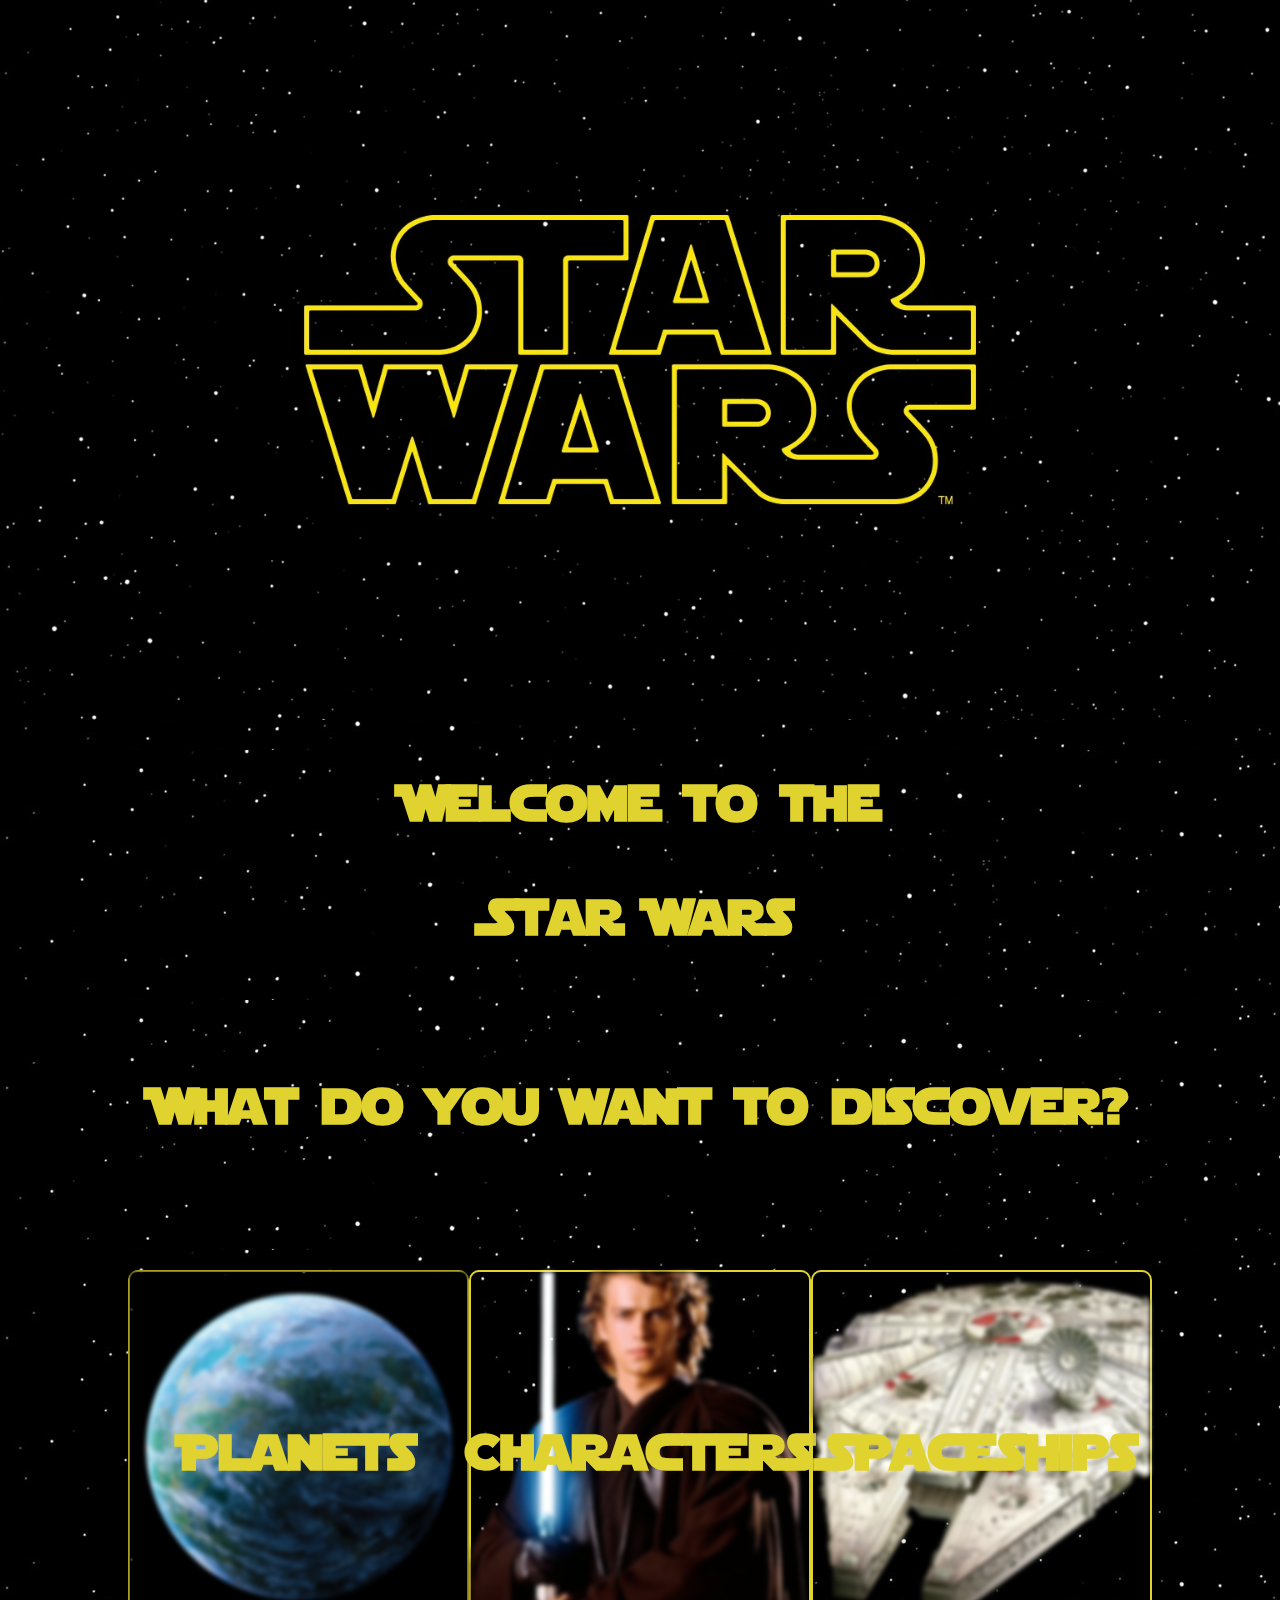
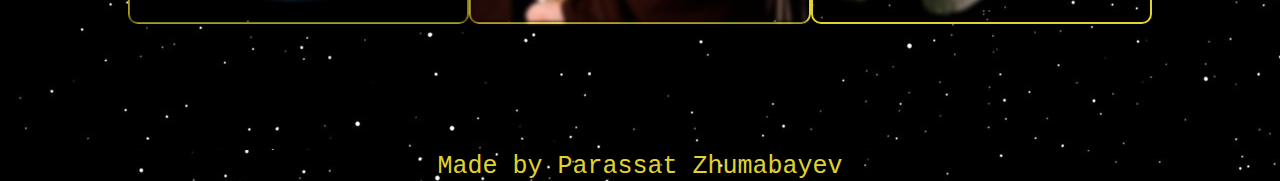
<file: index.html>
<!DOCTYPE html>
<html lang="en">
<head>
    <meta charset="UTF-8">
    <meta name="viewport" content="width=device-width, initial-scale=1.0">
    <link rel="stylesheet" href="style.css">
    <title>Star Wars</title>
    <link rel="icon" type="image/png" href="images/Star_Wars_Logo.svg.png">
</head>
<body>
    <header>
       <div id="start">
            <img src="images/Star-wars-logo-new-tall.jpg" alt="">
       </div>
       <div id="hello">
            <h1>Welcome to the</h1>
            <h1>Star Wars</h1>
            <br>
            <h1>What do you want to discover?</h1>
       </div>
    </header>

    <main>
        <div class="container">
            <div class="box" href="planets.html" id="planet">
                <img src="images/Naboo_FFGRebellion.jpg" alt="">
                <div id="txt"><h1>Planets</h1></div>
            </div>
            <div class="box" href="characters.html" id="character">
                <img src="images/3F3F3F_3F3F3F3F3F-removebg-preview.png" alt="">
                <div id="txt"><h1>Characters</h1></div>
            </div>
            <div class="box" href="spaceships.html" id="spaceship">
                <img src="images/Falcon_NEGVV.jpg" alt="">
                <div id="txt"><h1>Spaceships</h1></div>
            </div>
        </div>
    </main>
    <footer>
        <div class="bottom" style="font-family: 'Courier New', Courier, monospace;">Made by Parassat Zhumabayev</div>
    </footer>

</body>
<script>
    document.querySelector('#planet').addEventListener('click', function(event){
        event.preventDefault();
        window.location.href='planets.html';
    });
    document.querySelector('#character').addEventListener('click', function(event){
        event.preventDefault();
        window.location.href='characters.html';
    });
    document.querySelector('#spaceship').addEventListener('click', function(event){
        event.preventDefault();
        window.location.href='spaceships.html';
    });
</script>
</html>
</file>
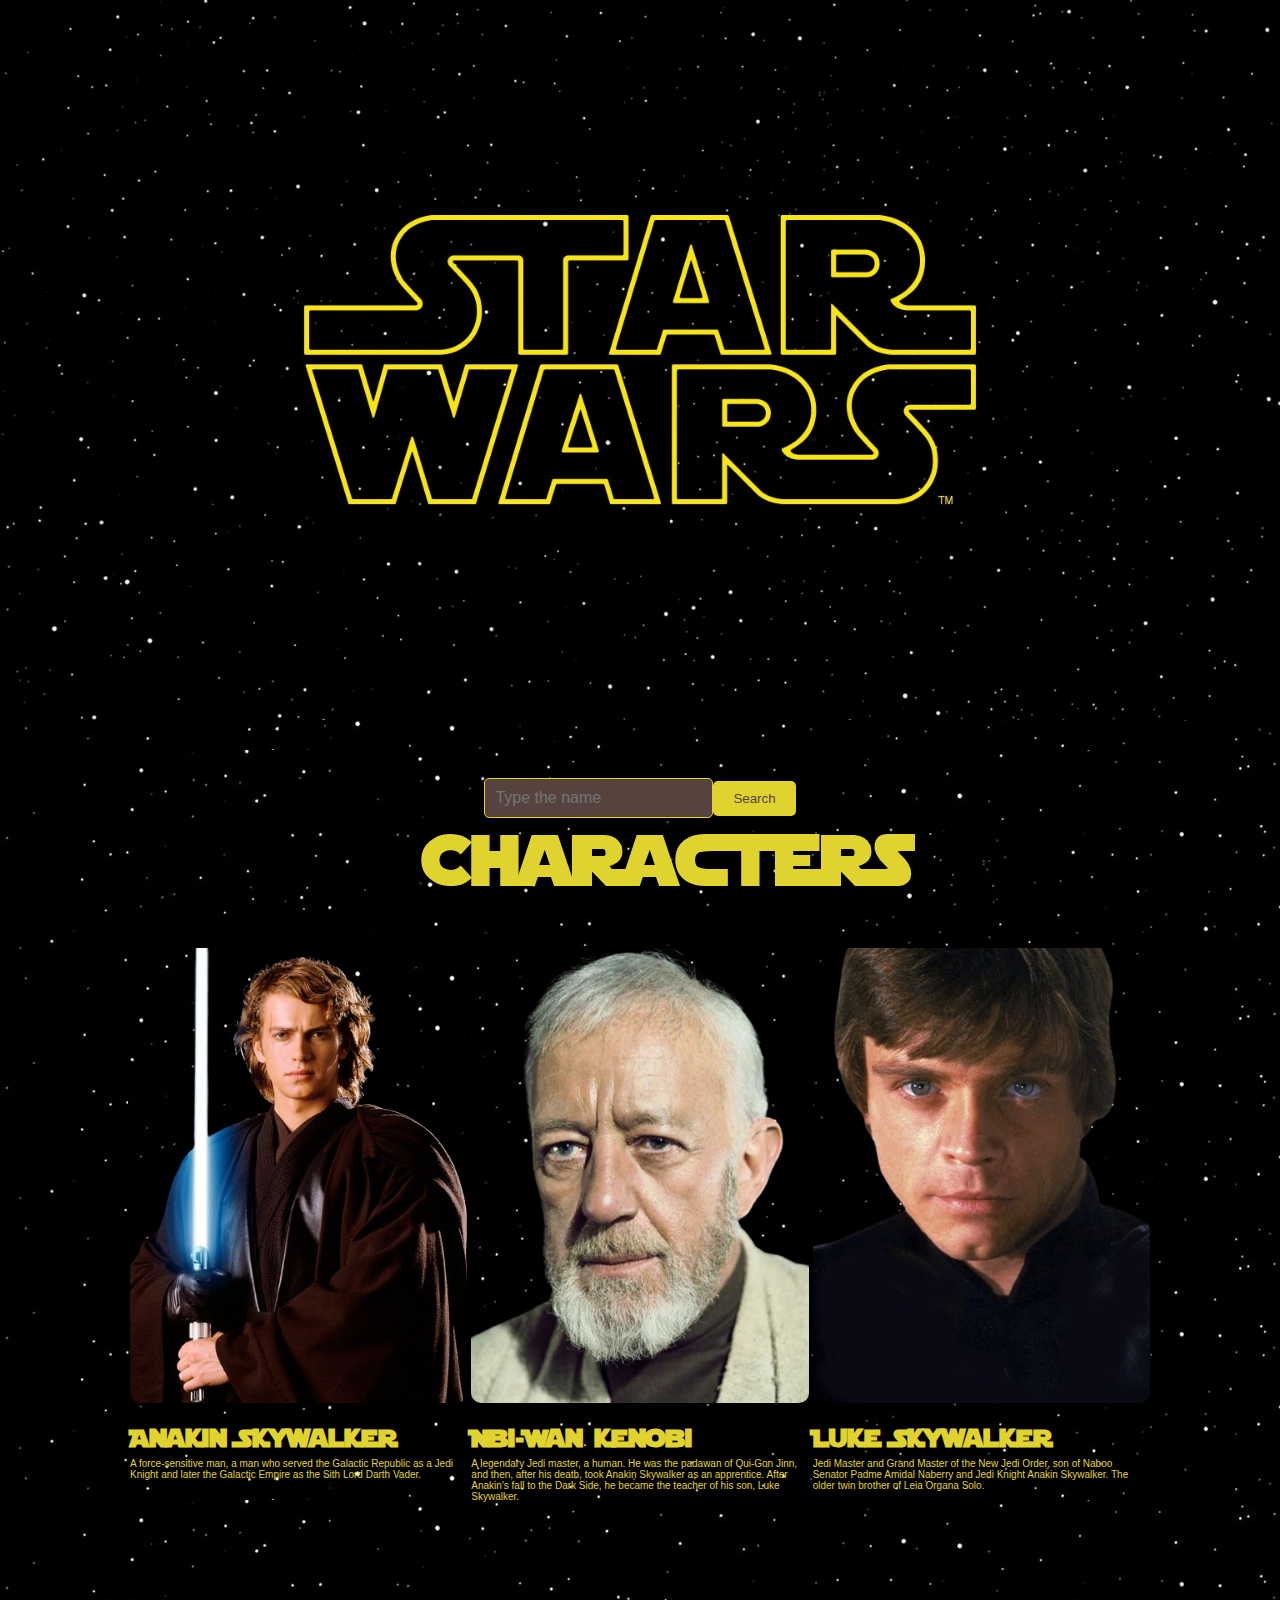
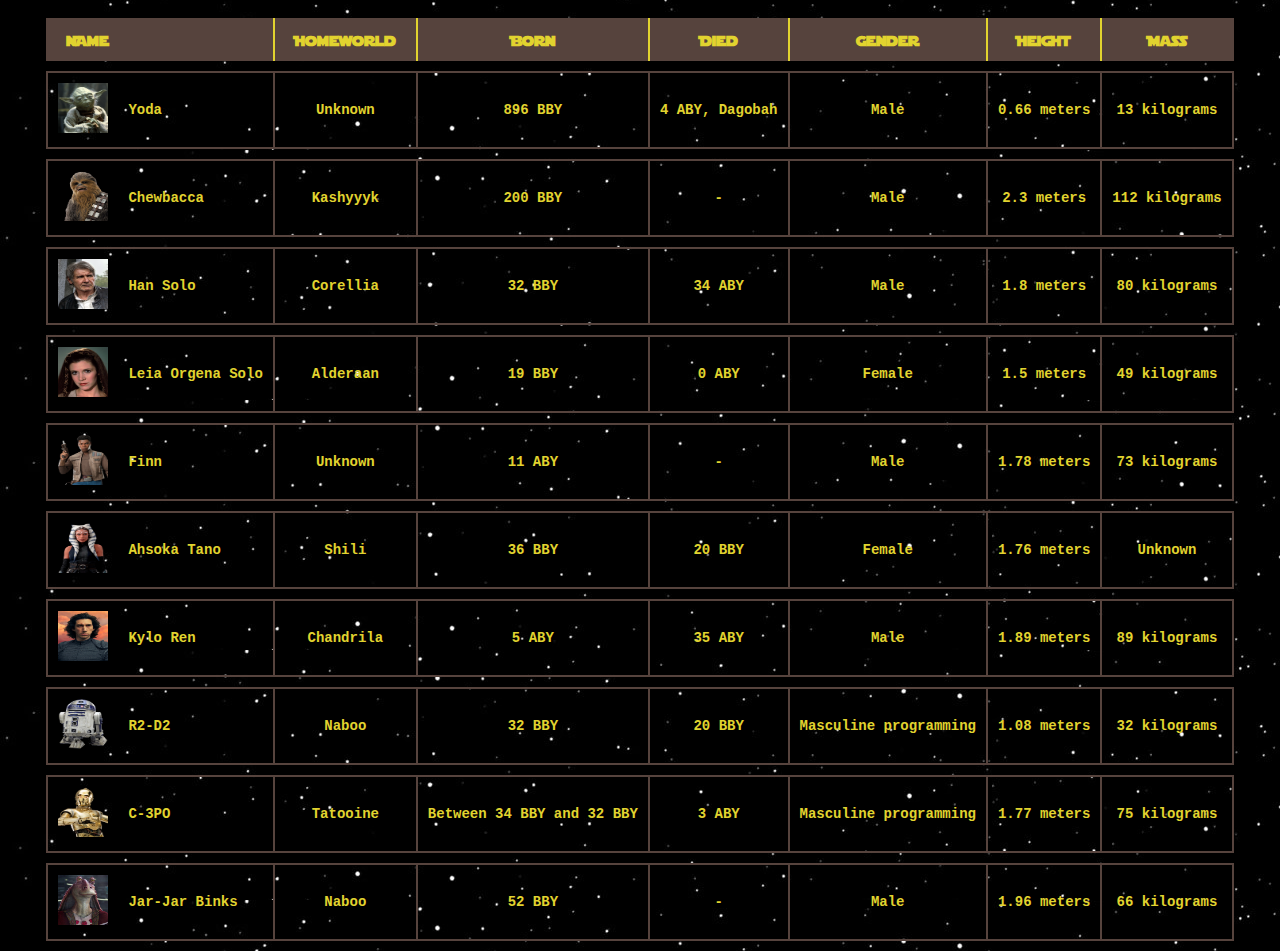
<file: characters.html>
<!DOCTYPE html>
<html lang="en">
<head>
    <meta charset="UTF-8">
    <meta name="viewport" content="width=device-width, initial-scale=1.0">
    <link rel="stylesheet" href="characters.css">
    <title>Characters</title>
    <link rel="icon" type="image/png" href="images/Star_Wars_Logo.svg.png">
</head>
<body>
    <header>
        <div id="start">
             <img src="images/Star-wars-logo-new-tall.jpg" alt="">
             <h1>Characters</h1>
        </div>
     </header>
     <br>
     <br>
     <br>
     <div class="search">
        <input type="text" id="searchInput" placeholder="Type the name">
        <button id="searchButton">Search</button>
     </div>
     <main>
        <div class="container">
            <div class="box">
                <div><img src="images/3F3F3F_3F3F3F3F3F-removebg-preview.png" alt=""></div>
                <div><h1>Anakin Skywalker</h1></div>
                <div><p>A force-sensitive man, a man who served the Galactic Republic as a Jedi Knight and later the Galactic Empire as the Sith Lord Darth Vader.</p></div>
            </div>
            <div class="box">
                <div><img src="images/obi-removebg-preview.png" alt=""></div>
                <div><h1>Obi-Wan Kenobi</h1></div>
                <div><p>A legendary Jedi master, a human. He was the padawan of Qui-Gon Jinn, and then, after his death, took Anakin Skywalker as an apprentice. After Anakin's fall to the Dark Side, he became the teacher of his son, Luke Skywalker.</p></div>
            </div>
            <div class="box">
                <div><img src="images/Luke-rotjpromo-removebg-preview.png" alt=""></div>
                <div><h1>Luke Skywalker</h1></div>
                <div><p>Jedi Master and Grand Master of the New Jedi Order, son of Naboo Senator Padme Amidal Naberry and Jedi Knight Anakin Skywalker. The older twin brother of Leia Organa Solo.</p></div>
                <br>
            </div>
        </div>
     </main>
     <br>
     <br>
     <br>
     <br>
     <br>
     <br>
     <br>
     <br>
     <br>
     <br>
     <div class="table">
        <table id="planettable">
            <tr>
                <th colspan="2">Name</th>
                <th>Homeworld</th>
                <th>Born</th>
                <th>Died</th>
                <th>Gender</th>
                <th>Height</th>
                <th>Mass</th>
            </tr>
            <tr>
                <td><img src="images/Yoda_SWSB.webp" alt=""></td>
                <td id="yoda">Yoda</td>
                <td>Unknown</td>
                <td>896 BBY</td>
                <td>4 ABY, Dagobah</td>
                <td>Male</td>
                <td>0.66 meters</td>
                <td>13 kilograms</td>
            </tr>
            <tr>
                <td><img src="images/Chewbacca_TLJ.webp" alt=""></td>
                <td id="chewbacca">Chewbacca</td>
                <td>Kashyyyk</td>
                <td>200 BBY</td>
                <td>-</td>
                <td>Male</td>
                <td>2.3 meters</td>
                <td>112 kilograms</td>
            </tr>
            <tr>
                <td><img src="images/TFAHanSolo.webp" alt=""></td>
                <td id="han">Han Solo</td>
                <td>Corellia</td>
                <td>32 BBY</td>
                <td>34 ABY</td>
                <td>Male</td>
                <td>1.8 meters</td>
                <td>80 kilograms</td>
            </tr>
            <tr>
                <td><img src="images/Leia_endorpromo02.webp" alt=""></td>
                <td id="leia">Leia Orgena Solo</td>
                <td>Alderaan</td>
                <td>19 BBY</td>
                <td>0 ABY</td>
                <td>Female</td>
                <td>1.5 meters</td>
                <td>49 kilograms</td>
            </tr>
            <tr>
                <td><img src="images/Finn-TSWB.webp" alt=""></td>
                <td id="finn">Finn</td>
                <td>Unknown</td>
                <td>11 ABY</td>
                <td>-</td>
                <td>Male</td>
                <td>1.78 meters</td>
                <td>73 kilograms</td>
            </tr>
            <tr>
                <td><img src="images/Ahsoka-Tano-AG-2023.webp" alt=""></td>
                <td id="ahsoka">Ahsoka Tano</td>
                <td>Shili</td>
                <td>36 BBY</td>
                <td>20 BBY</td>
                <td>Female</td>
                <td>1.76 meters</td>
                <td>Unknown</td>
            </tr>
            <tr>
                <td><img src="images/KyloRenVFcover-TROS.webp" alt=""></td>
                <td id="ren">Kylo Ren</td>
                <td>Chandrila</td>
                <td>5 ABY</td>
                <td>35 ABY</td>
                <td>Male</td>
                <td>1.89 meters</td>
                <td>89 kilograms</td>
            </tr>
            <tr>
                <td><img src="images/R2-D2-TROSOCE.webp" alt=""></td>
                <td id="r2d2">R2-D2</td>
                <td>Naboo</td>
                <td>32 BBY</td>
                <td>20 BBY</td>
                <td>Masculine programming</td>
                <td>1.08 meters</td>
                <td>32 kilograms</td>
            </tr>
            <tr>
                <td><img src="images/C-3PO-TROSTGG.webp" alt=""></td>
                <td id="c3po">C-3PO</td>
                <td>Tatooine</td>
                <td>Between 34 BBY and 32 BBY</td>
                <td>3 ABY</td>
                <td>Masculine programming</td>
                <td>1.77 meters</td>
                <td>75 kilograms</td>
            </tr>
            <tr>
                <td><img src="images/Jar_Jar_aotc.webp" alt=""></td>
                <td id="jar-jar">Jar-Jar Binks</td>
                <td>Naboo</td>
                <td>52 BBY</td>
                <td>-</td>
                <td>Male</td>
                <td>1.96 meters</td>
                <td>66 kilograms</td>
            </tr>
            
        </table>
     </div>
     <div id="charactersTableContainer"></div>

     <script src="fetchCharacters.js"></script>
     <script src="search.js"></script>

</body>
</html>
</file>
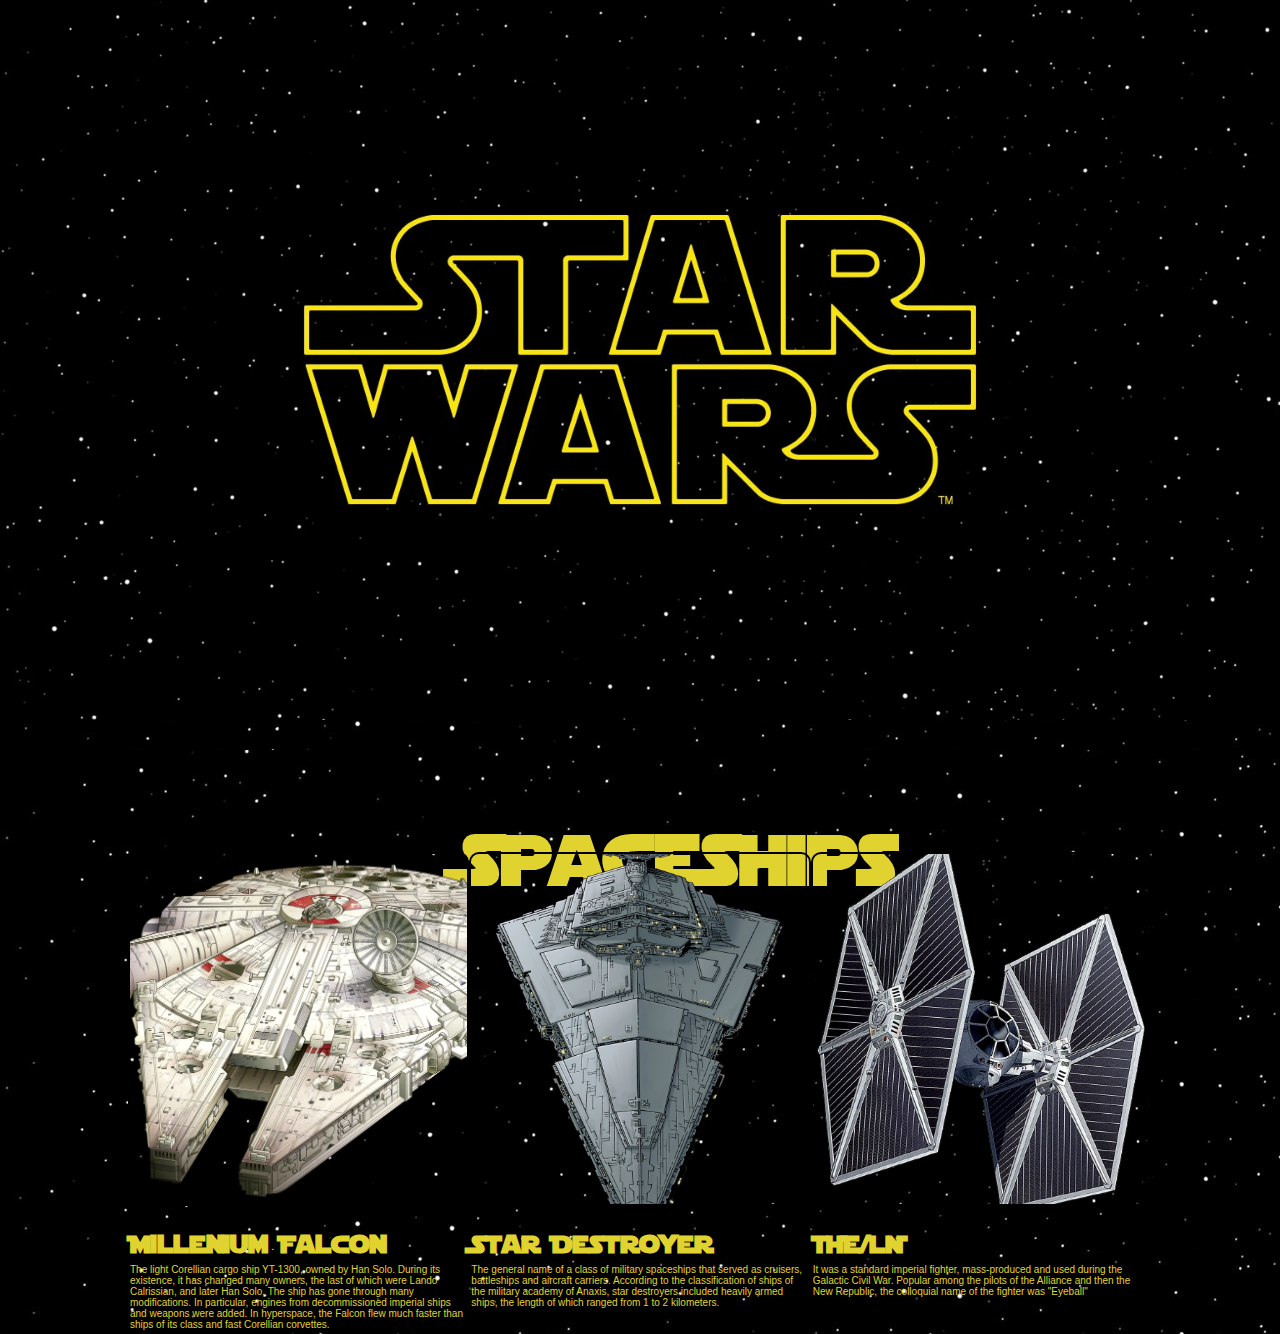
<file: spaceships.html>
<!DOCTYPE html>
<html lang="en">
<head>
    <meta charset="UTF-8">
    <meta name="viewport" content="width=device-width, initial-scale=1.0">
    <link rel="stylesheet" href="spaceships.css">
    <title>Spaceships</title>
    <link rel="icon" type="image/png" href="images/Star_Wars_Logo.svg.png">
</head>
<body>
    <header>
        <div id="start">
             <img src="images/Star-wars-logo-new-tall.jpg" alt="">
             <h1>Spaceships</h1>
        </div>
     </header>
     <main>
        <div class="container">
            <div class="box">
                <div><img src="images/Falcon_NEGVV.jpg" alt=""></div>
                <div><h1>Millenium Falcon</h1></div>
                <div><p>The light Corellian cargo ship YT-1300, owned by Han Solo. During its existence, it has changed many owners, the last of which were Lando Calrissian, and later Han Solo. The ship has gone through many modifications. In particular, engines from decommissioned imperial ships and weapons were added. In hyperspace, the Falcon flew much faster than ships of its class and fast Corellian corvettes.</p></div>
            </div>
            <div class="box">
                <div><img src="images/Beautiful_ISD.jpg" alt=""></div>
                <div><h1>Star Destroyer</h1></div>
                <div><p>The general name of a class of military spaceships that served as cruisers, battleships and aircraft carriers. According to the classification of ships of the military academy of Anaxis, star destroyers included heavily armed ships, the length of which ranged from 1 to 2 kilometers.</p></div>
            </div>
            <div class="box">
                <div><img src="images/TIE_fighter_NEGVV-removebg-preview.png" alt=""></div>
                <div><h1>TIE/LN</h1></div>
                <div><p>It was a standard imperial fighter, mass-produced and used during the Galactic Civil War. Popular among the pilots of the Alliance and then the New Republic, the colloquial name of the fighter was "Eyeball"</p></div>
            </div>
        </div>
     </main>
</body>
</html>
</file>
<file: style.css>
@font-face {
    font-family:'Star Jedi';
    src: url(star-jedi-9641/Starjedi.ttf) format(truetype);
}
body{
    margin: 0;
    padding: 0;
    background-color: black;
    background-image: url(images/back.jpg);
}
header img{
    max-width: 100%;
}
main{
    margin: 10%;
}
.container {
    display: flex;
    justify-content: space-between;
}

.box {
    position: relative;
    width: 350px;
    height: 350px;
    border: 2px solid rgb(225, 211, 47);
    border-radius: 10px;
    transition: transform 0.4s;
}
.box:hover{
    border: 4px solid rgb(225, 211, 47);
    cursor: pointer;
    transform: scale(1.1);
}

.box img {
    position: absolute;
    width: 100%;
    height: 100%;
    object-fit: cover;
    filter: blur(2px);
}

#txt {
    position: absolute;
    top: 50%;
    left: 50%;
    transform: translate(-50%, -50%);
    color: rgb(225, 211, 47);
    padding: 10px 20px;
    border-radius: 5px;
    font-family:'Star Jedi', sans-serif;
    font-size: 25px;
}
.bottom{
    color: rgb(225, 211, 47);
    text-align: center;
    font-size: 25px;
    font-family: 'Star Jedi', sans-serif;
}
#hello{
    text-align: center;
    font-family: 'Star Jedi';
    color: rgb(225, 211, 47);
    font-size: 25px;
}
</file>
<file: characters.css>
@font-face {
    font-family:'Star Jedi';
    src: url(star-jedi-9641/Starjedi.ttf) format(truetype);
}
body{
    margin: 0;
    padding: 0;
    background-color: black;
    background-image: url(images/back.jpg);
}
header img{
    max-width: 100%;
}
header h1{
    color: rgb(225, 211, 47);
    font-family:'Star Jedi', sans-serif;
    font-size: 70px;
    position: absolute;
    left:33%;
    bottom: 0px;
    top: 750px
}
main{
    margin: 10%;
}
.container {
    display: flex;
    justify-content: space-between;
}

.box {
    position: relative;
    width: 350px;
    height: 350px;
    border: 2px solid;
    border-radius: 10px;
    display: grid;
    flex-direction: column;
}
.box img {
    position: absolute;
    width: 100%;
    height: 130%;
    object-fit: cover;
    border-radius: 10px;
}

.box h1 {
    color: rgb(225, 211, 47);
    font-family:'Star Jedi', sans-serif;
    font-size: 25px;
    position: absolute;
    top: 450px;
}
.box p{
    color: rgb(225, 211, 47);
    font-family: sans-serif;
    font-size: 10px;
    position: absolute;
    top: 500px
}
.table{
    display: flex;
    justify-content: center;
}
table {
    border-spacing: 0 10px;
    font-family: 'Star Jedi', sans-serif;
    font-weight: bold;
}
table img{
    height: 50px;
    width: 50px;
}
th {
    padding: 10px 20px;
    background: #56433D;
    color: rgb(225, 211, 47);
    border-right: 2px solid; 
    font-size: 0.9em;
}
th:first-child {
    text-align: left;
}
th:last-child {
    border-right: none;
}
td {
    vertical-align: middle;
    padding: 10px;
    font-size: 14px;
    text-align: center;
    border-top: 2px solid #56433D;
    border-bottom: 2px solid #56433D;
    border-right: 2px solid #56433D;
    color: rgb(225, 211, 47);
    font-family: 'Courier New', Courier, monospace;
}
td:first-child {
    border-left: 2px solid #56433D;
    border-right: none;
}
td:nth-child(2){
    text-align: left;
}
#ep{
    font-family: 'Courier New', Courier, monospace;
}
.highlighted {
    background-color: rgb(97, 97, 96);
}
#searchInput {
    padding: 10px;
    border: 1px solid rgb(225, 211, 47);
    border-radius: 5px;
    font-size: 16px;
    transition: border-color 0.3s ease;
    background-color: #56433D;
}

#searchInput:focus {
    border-color: rgb(225, 211, 47);
    outline: none;
}

#searchButton {
    padding: 10px 20px;
    background-color: rgb(225, 211, 47);
    color: #56433D; 
    border: none;
    border-radius: 5px; 
    cursor: pointer;
    transition: background-color 0.3s ease;
}

#searchButton:hover {
    background-color: rgb(225, 211, 47);
}
.search{
    display: flex;
    justify-content: center;
    align-items: center;
}
</file>
<file: spaceships.css>
@font-face {
    font-family:'Star Jedi';
    src: url(star-jedi-9641/Starjedi.ttf) format(truetype);
}
body{
    margin: 0;
    padding: 0;
    background-color: black;
    background-image: url(images/back.jpg);
}
header img{
    max-width: 100%;
}
header h1{
    color: rgb(225, 211, 47);
    font-family:'Star Jedi', sans-serif;
    font-size: 70px;
    position: absolute;
    left:36%;
    bottom: 0px;
    top: 750px
}
main{
    margin: 10%;
}
.container {
    display: flex;
    justify-content: space-between;
}

.box {
    position: relative;
    width: 350px;
    height: 350px;
    border: 2px solid;
    border-radius: 10px;
    display: grid;
    flex-direction: column;
}
.box img {
    position: absolute;
    width: 100%;
    height: 100%;
    object-fit: cover;
    border-radius: 10px;
}

.box h1 {
    color: rgb(225, 211, 47);
    font-family:'Star Jedi', sans-serif;
    font-size: 25px;
    position: absolute;
    top: 350px;
}
.box p{
    color: rgb(225, 211, 47);
    font-family: sans-serif;
    font-size: 10px;
    position: absolute;
    top: 400px
}
</file>
